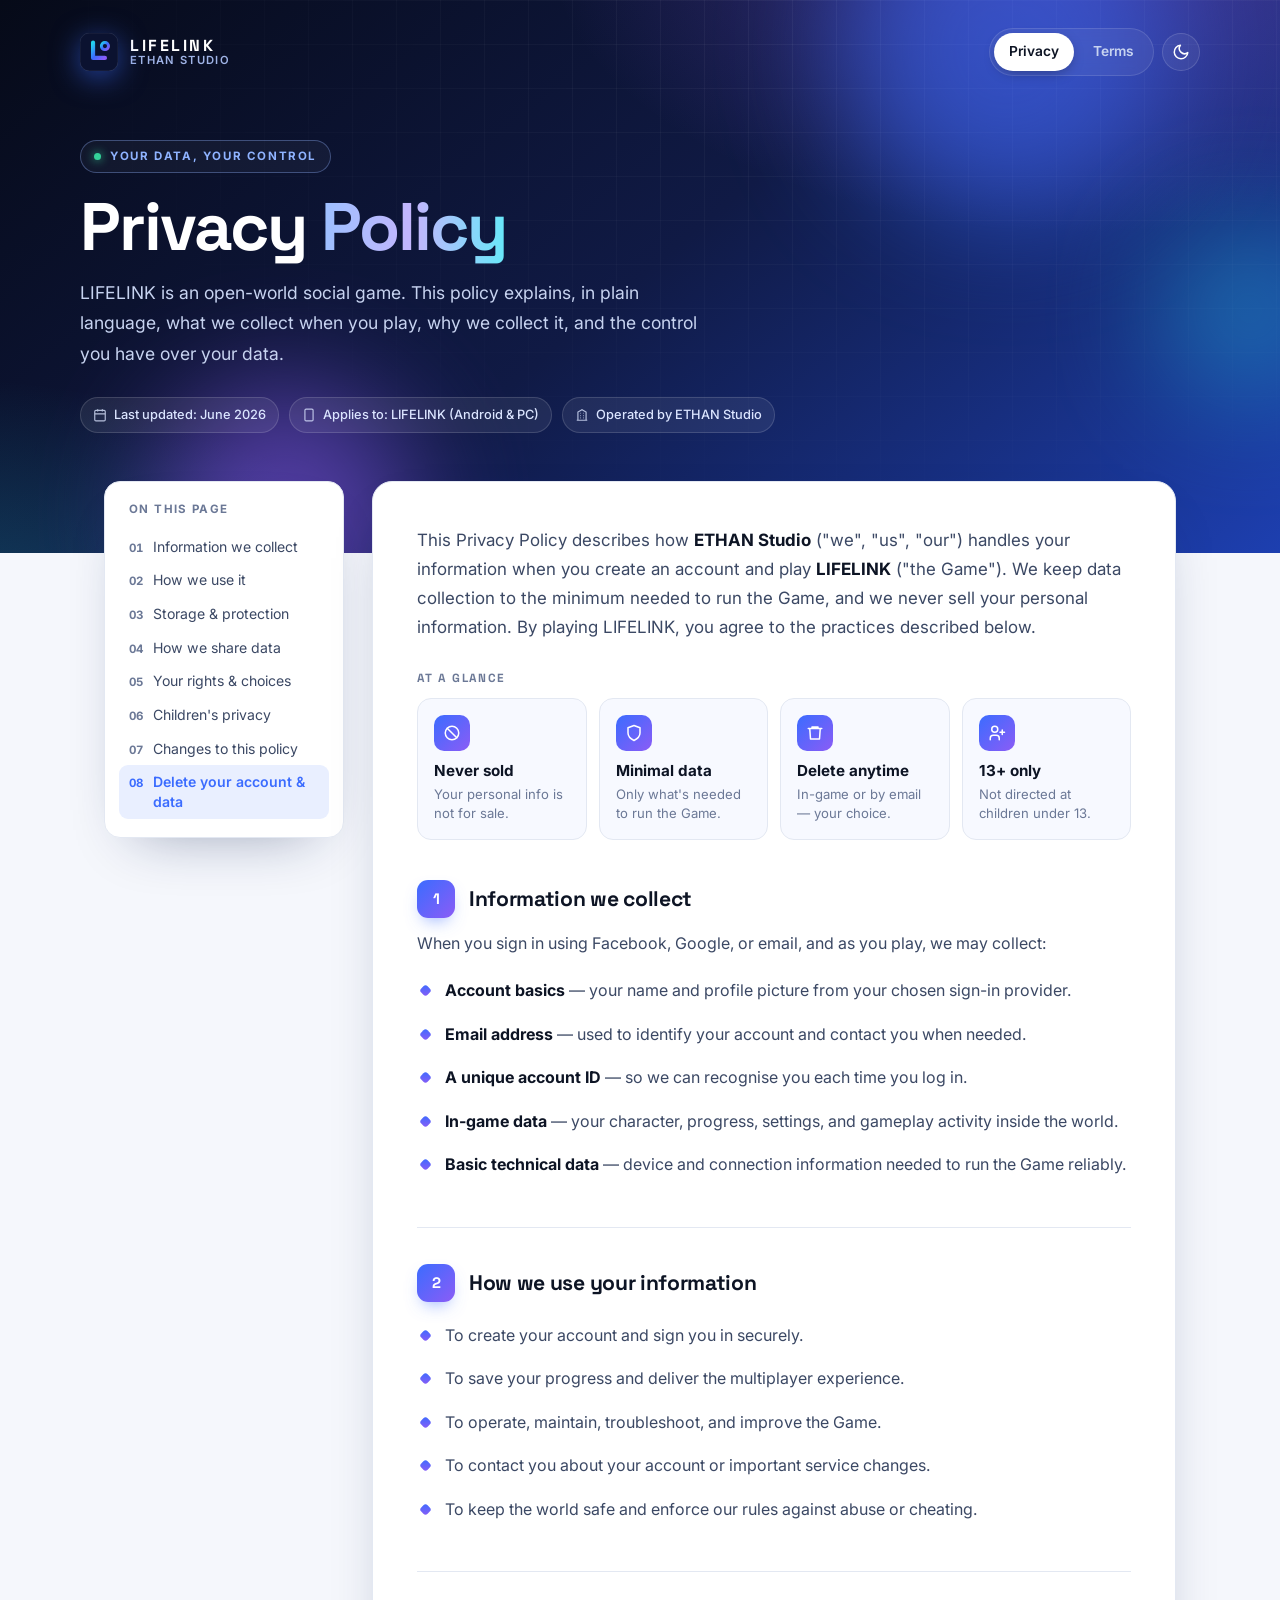
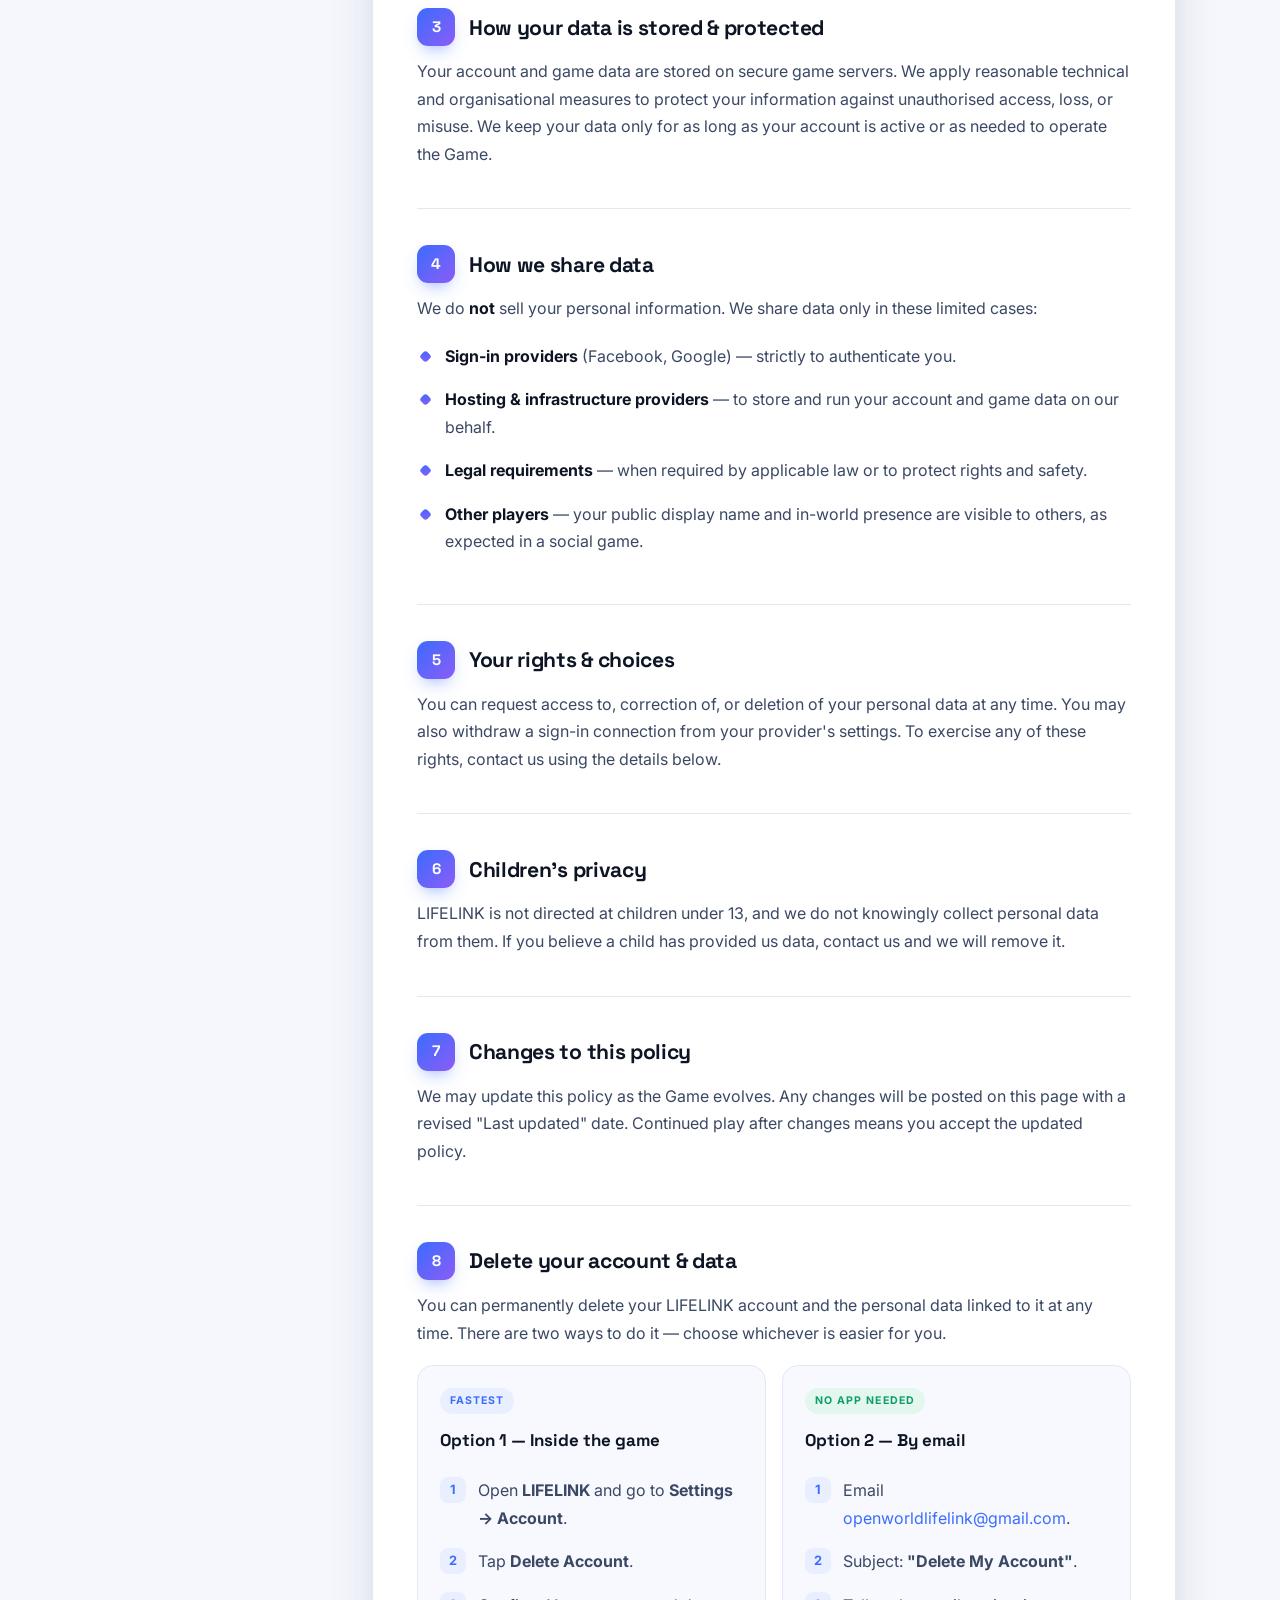
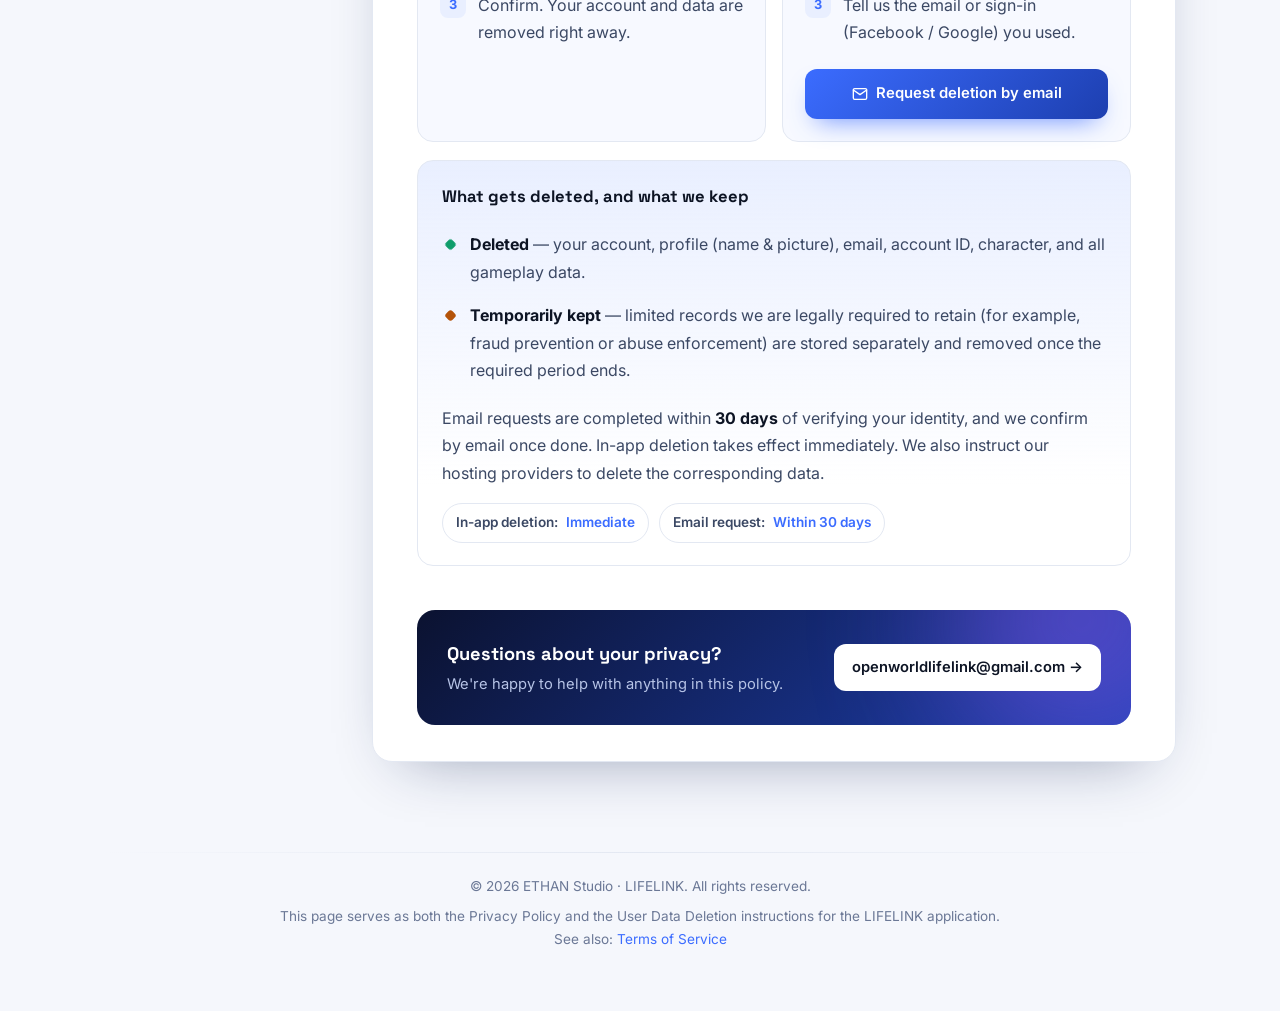
<file: index.html>
<!DOCTYPE html>
<html lang="en">
<head>
<meta charset="UTF-8">
<meta name="viewport" content="width=device-width, initial-scale=1.0">
<title>LIFELINK — Privacy Policy</title>
<meta name="description" content="How ETHAN Studio collects, uses, protects and deletes your data in LIFELINK, the open-world social game. Includes account and data deletion instructions.">
<meta name="theme-color" content="#0b1230">
<meta property="og:type" content="website">
<meta property="og:title" content="LIFELINK — Privacy Policy">
<meta property="og:description" content="What we collect, why, and how to delete your LIFELINK account and data.">
<link rel="icon" href="favicon.svg" type="image/svg+xml">
<link rel="preconnect" href="https://fonts.googleapis.com">
<link rel="preconnect" href="https://fonts.gstatic.com" crossorigin>
<link href="https://fonts.googleapis.com/css2?family=Inter:wght@400;500;600;700&family=Space+Grotesk:wght@600;700&display=swap" rel="stylesheet">
<link rel="stylesheet" href="style.css">
<script>
  try{var t=localStorage.getItem('lifelink-theme');if(t){document.documentElement.setAttribute('data-theme',t)}else if(matchMedia('(prefers-color-scheme: dark)').matches){document.documentElement.setAttribute('data-theme','dark')}}catch(e){}
</script>
</head>
<body>
<a class="skip" href="#main">Skip to content</a>
<div class="progress" aria-hidden="true"></div>

<header class="hero">
  <div class="hero-grid"></div>
  <span class="orb a"></span><span class="orb b"></span><span class="orb c"></span>
  <div class="hero-inner">
    <div class="nav">
      <a class="brand" href="./" aria-label="LIFELINK by ETHAN Studio — home">
        <svg class="logo" viewBox="0 0 64 64" aria-hidden="true"><defs><linearGradient id="lg" x1="0" y1="0" x2="1" y2="1"><stop offset="0" stop-color="#22d3ee"/><stop offset=".5" stop-color="#3b6cff"/><stop offset="1" stop-color="#8b5cf6"/></linearGradient></defs><rect width="64" height="64" rx="16" fill="#0b1230" stroke="rgba(255,255,255,.15)"/><path d="M22 16v26h20" fill="none" stroke="url(#lg)" stroke-width="7" stroke-linecap="round" stroke-linejoin="round"/><circle cx="42" cy="22" r="6" fill="none" stroke="url(#lg)" stroke-width="5"/></svg>
        <span class="brand-text"><b>LIFELINK</b><small>ETHAN Studio</small></span>
      </a>
      <div class="nav-right">
        <nav class="nav-links" aria-label="Legal pages">
          <a href="./" aria-current="page">Privacy</a>
          <a href="terms.html">Terms</a>
        </nav>
        <button class="theme-btn" type="button" aria-label="Toggle dark mode">
          <svg class="moon" viewBox="0 0 24 24" fill="none" stroke="currentColor" stroke-width="2" stroke-linecap="round" stroke-linejoin="round"><path d="M21 12.8A9 9 0 1 1 11.2 3a7 7 0 0 0 9.8 9.8z"/></svg>
          <svg class="sun" viewBox="0 0 24 24" fill="none" stroke="currentColor" stroke-width="2" stroke-linecap="round"><circle cx="12" cy="12" r="4"/><path d="M12 2v2M12 20v2M4.9 4.9l1.4 1.4M17.7 17.7l1.4 1.4M2 12h2M20 12h2M4.9 19.1l1.4-1.4M17.7 6.3l1.4-1.4"/></svg>
        </button>
      </div>
    </div>
    <span class="eyebrow"><span class="dot"></span>Your data, your control</span>
    <h1>Privacy <span>Policy</span></h1>
    <p class="lede">LIFELINK is an open-world social game. This policy explains, in plain language, what we collect when you play, why we collect it, and the control you have over your data.</p>
    <div class="meta-row">
      <span class="chip"><svg viewBox="0 0 24 24" fill="none" stroke="currentColor" stroke-width="2"><rect x="3" y="4" width="18" height="18" rx="2"/><path d="M16 2v4M8 2v4M3 10h18"/></svg>Last updated: June 2026</span>
      <span class="chip"><svg viewBox="0 0 24 24" fill="none" stroke="currentColor" stroke-width="2"><rect x="5" y="2" width="14" height="20" rx="2"/><path d="M12 18h.01"/></svg>Applies to: LIFELINK (Android &amp; PC)</span>
      <span class="chip"><svg viewBox="0 0 24 24" fill="none" stroke="currentColor" stroke-width="2"><path d="M3 21h18M5 21V7l7-4 7 4v14M9 9h1M14 9h1M9 13h1M14 13h1M9 17h1M14 17h1"/></svg>Operated by ETHAN Studio</span>
    </div>
  </div>
</header>

<div class="layout">
  <details class="toc" open>
    <summary>On this page</summary>
    <ol>
      <li><a href="#collect">Information we collect</a></li>
      <li><a href="#use">How we use it</a></li>
      <li><a href="#store">Storage &amp; protection</a></li>
      <li><a href="#share">How we share data</a></li>
      <li><a href="#rights">Your rights &amp; choices</a></li>
      <li><a href="#children">Children's privacy</a></li>
      <li><a href="#changes">Changes to this policy</a></li>
      <li><a href="#data-deletion">Delete your account &amp; data</a></li>
    </ol>
  </details>

  <main id="main" class="card">
    <p class="intro">This Privacy Policy describes how <strong>ETHAN Studio</strong> ("we", "us", "our") handles your information when you create an account and play <strong>LIFELINK</strong> ("the Game"). We keep data collection to the minimum needed to run the Game, and we never sell your personal information. By playing LIFELINK, you agree to the practices described below.</p>

    <div class="glance">
      <h2>At a glance</h2>
      <div class="glance-grid">
        <div class="g"><div class="ic"><svg viewBox="0 0 24 24" fill="none" stroke="currentColor" stroke-width="2" stroke-linecap="round"><circle cx="12" cy="12" r="9"/><path d="M5.6 5.6l12.8 12.8"/></svg></div><b>Never sold</b><span>Your personal info is not for sale.</span></div>
        <div class="g"><div class="ic"><svg viewBox="0 0 24 24" fill="none" stroke="currentColor" stroke-width="2" stroke-linecap="round" stroke-linejoin="round"><path d="M12 22s8-4 8-10V5l-8-3-8 3v7c0 6 8 10 8 10z"/></svg></div><b>Minimal data</b><span>Only what's needed to run the Game.</span></div>
        <div class="g"><div class="ic"><svg viewBox="0 0 24 24" fill="none" stroke="currentColor" stroke-width="2" stroke-linecap="round" stroke-linejoin="round"><path d="M3 6h18M8 6V4h8v2M19 6l-1 14H6L5 6"/></svg></div><b>Delete anytime</b><span>In-game or by email — your choice.</span></div>
        <div class="g"><div class="ic"><svg viewBox="0 0 24 24" fill="none" stroke="currentColor" stroke-width="2" stroke-linecap="round" stroke-linejoin="round"><circle cx="9" cy="7" r="4"/><path d="M3 21v-2a4 4 0 0 1 4-4h4a4 4 0 0 1 4 4v2M19 8v6M16 11h6"/></svg></div><b>13+ only</b><span>Not directed at children under 13.</span></div>
      </div>
    </div>

    <section id="collect">
      <div class="sec-head"><span class="num">1</span><h2>Information we collect <a class="anchor" href="#collect" aria-label="Link to this section">#</a></h2></div>
      <p>When you sign in using Facebook, Google, or email, and as you play, we may collect:</p>
      <ul>
        <li><b>Account basics</b> — your name and profile picture from your chosen sign-in provider.</li>
        <li><b>Email address</b> — used to identify your account and contact you when needed.</li>
        <li><b>A unique account ID</b> — so we can recognise you each time you log in.</li>
        <li><b>In-game data</b> — your character, progress, settings, and gameplay activity inside the world.</li>
        <li><b>Basic technical data</b> — device and connection information needed to run the Game reliably.</li>
      </ul>
    </section>

    <section id="use">
      <div class="sec-head"><span class="num">2</span><h2>How we use your information <a class="anchor" href="#use" aria-label="Link to this section">#</a></h2></div>
      <ul>
        <li>To create your account and sign you in securely.</li>
        <li>To save your progress and deliver the multiplayer experience.</li>
        <li>To operate, maintain, troubleshoot, and improve the Game.</li>
        <li>To contact you about your account or important service changes.</li>
        <li>To keep the world safe and enforce our rules against abuse or cheating.</li>
      </ul>
    </section>

    <section id="store">
      <div class="sec-head"><span class="num">3</span><h2>How your data is stored &amp; protected <a class="anchor" href="#store" aria-label="Link to this section">#</a></h2></div>
      <p>Your account and game data are stored on secure game servers. We apply reasonable technical and organisational measures to protect your information against unauthorised access, loss, or misuse. We keep your data only for as long as your account is active or as needed to operate the Game.</p>
    </section>

    <section id="share">
      <div class="sec-head"><span class="num">4</span><h2>How we share data <a class="anchor" href="#share" aria-label="Link to this section">#</a></h2></div>
      <p>We do <b>not</b> sell your personal information. We share data only in these limited cases:</p>
      <ul>
        <li><b>Sign-in providers</b> (Facebook, Google) — strictly to authenticate you.</li>
        <li><b>Hosting &amp; infrastructure providers</b> — to store and run your account and game data on our behalf.</li>
        <li><b>Legal requirements</b> — when required by applicable law or to protect rights and safety.</li>
        <li><b>Other players</b> — your public display name and in-world presence are visible to others, as expected in a social game.</li>
      </ul>
    </section>

    <section id="rights">
      <div class="sec-head"><span class="num">5</span><h2>Your rights &amp; choices <a class="anchor" href="#rights" aria-label="Link to this section">#</a></h2></div>
      <p>You can request access to, correction of, or deletion of your personal data at any time. You may also withdraw a sign-in connection from your provider's settings. To exercise any of these rights, contact us using the details below.</p>
    </section>

    <section id="children">
      <div class="sec-head"><span class="num">6</span><h2>Children's privacy <a class="anchor" href="#children" aria-label="Link to this section">#</a></h2></div>
      <p>LIFELINK is not directed at children under 13, and we do not knowingly collect personal data from them. If you believe a child has provided us data, contact us and we will remove it.</p>
    </section>

    <section id="changes">
      <div class="sec-head"><span class="num">7</span><h2>Changes to this policy <a class="anchor" href="#changes" aria-label="Link to this section">#</a></h2></div>
      <p>We may update this policy as the Game evolves. Any changes will be posted on this page with a revised "Last updated" date. Continued play after changes means you accept the updated policy.</p>
    </section>

    <section id="data-deletion">
      <div class="sec-head"><span class="num">8</span><h2>Delete your account &amp; data <a class="anchor" href="#data-deletion" aria-label="Link to this section">#</a></h2></div>
      <p>You can permanently delete your LIFELINK account and the personal data linked to it at any time. There are two ways to do it — choose whichever is easier for you.</p>

      <div class="methods">
        <div class="method">
          <span class="tag">Fastest</span>
          <h3>Option 1 — Inside the game</h3>
          <ol class="steps">
            <li>Open <b>LIFELINK</b> and go to <b>Settings → Account</b>.</li>
            <li>Tap <b>Delete Account</b>.</li>
            <li>Confirm. Your account and data are removed right away.</li>
          </ol>
        </div>
        <div class="method">
          <span class="tag alt">No app needed</span>
          <h3>Option 2 — By email</h3>
          <ol class="steps">
            <li>Email <a href="mailto:openworldlifelink@gmail.com">openworldlifelink@gmail.com</a>.</li>
            <li>Subject: <b>"Delete My Account"</b>.</li>
            <li>Tell us the email or sign-in (Facebook / Google) you used.</li>
          </ol>
          <a class="mailbtn" href="mailto:openworldlifelink@gmail.com?subject=Delete%20My%20Account&body=Please%20delete%20my%20LIFELINK%20account%20and%20all%20associated%20data.%20My%20sign-in%20email%2Fmethod%20is%3A%20"><svg viewBox="0 0 24 24" fill="none" stroke="currentColor" stroke-width="2" stroke-linecap="round" stroke-linejoin="round"><rect x="2" y="4" width="20" height="16" rx="2"/><path d="M22 6l-10 7L2 6"/></svg>Request deletion by email</a>
        </div>
      </div>

      <div class="callout">
        <h3>What gets deleted, and what we keep</h3>
        <ul>
          <li class="del"><b>Deleted</b> — your account, profile (name &amp; picture), email, account ID, character, and all gameplay data.</li>
          <li class="keep"><b>Temporarily kept</b> — limited records we are legally required to retain (for example, fraud prevention or abuse enforcement) are stored separately and removed once the required period ends.</li>
        </ul>
        <p style="margin-top:12px">Email requests are completed within <b>30 days</b> of verifying your identity, and we confirm by email once done. In-app deletion takes effect immediately. We also instruct our hosting providers to delete the corresponding data.</p>
        <div class="timeline">
          <span>In-app deletion: <em>Immediate</em></span>
          <span>Email request: <em>Within 30 days</em></span>
        </div>
      </div>
    </section>

    <div class="contact-card">
      <div>
        <h3>Questions about your privacy?</h3>
        <p>We're happy to help with anything in this policy.</p>
      </div>
      <a href="mailto:openworldlifelink@gmail.com">openworldlifelink@gmail.com →</a>
    </div>
  </main>
</div>

<footer>
  <div class="rule"></div>
  <p>© 2026 ETHAN Studio · LIFELINK. All rights reserved.</p>
  <p>This page serves as both the Privacy Policy and the User Data Deletion instructions for the LIFELINK application.<br>See also: <a href="terms.html">Terms of Service</a></p>
</footer>

<button class="to-top" type="button" aria-label="Back to top"><svg viewBox="0 0 24 24" fill="none" stroke="currentColor" stroke-width="2.5" stroke-linecap="round" stroke-linejoin="round"><path d="M18 15l-6-6-6 6"/></svg></button>
<script src="script.js"></script>
</body>
</html>
</file>
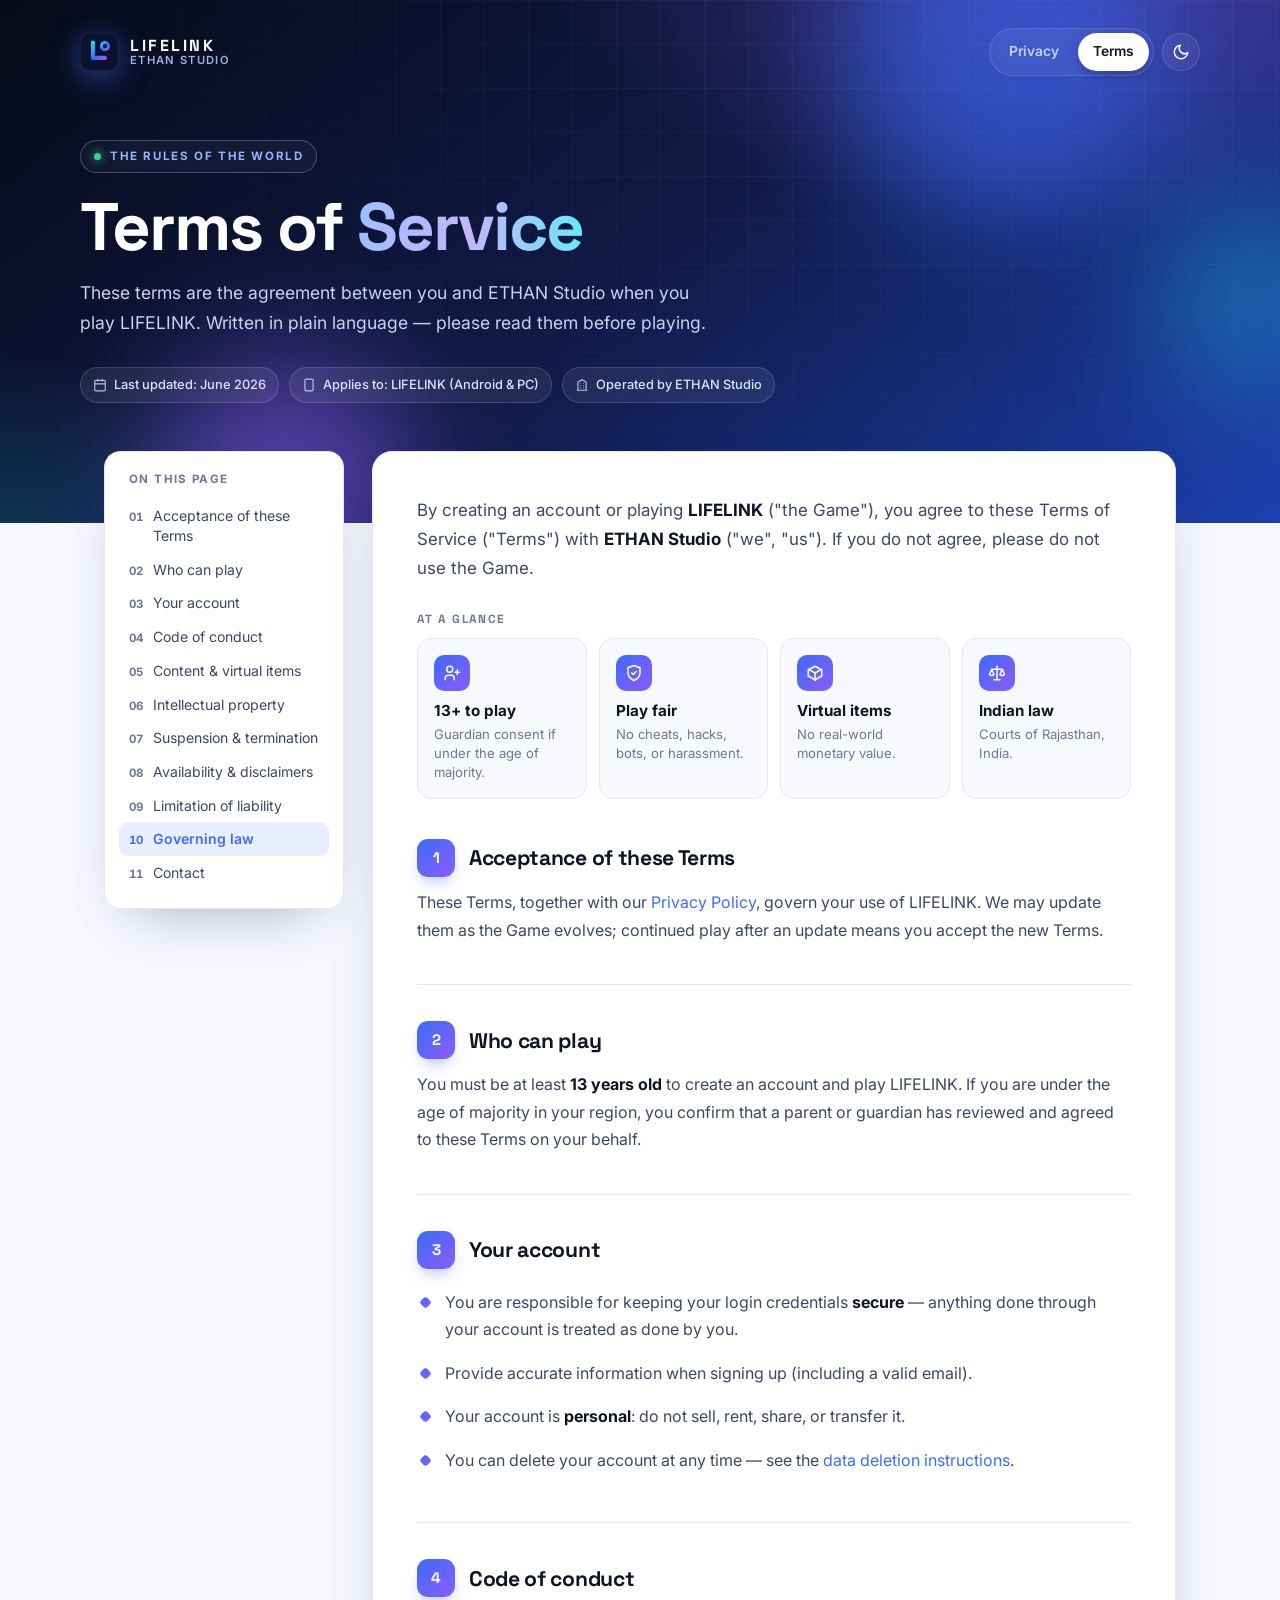
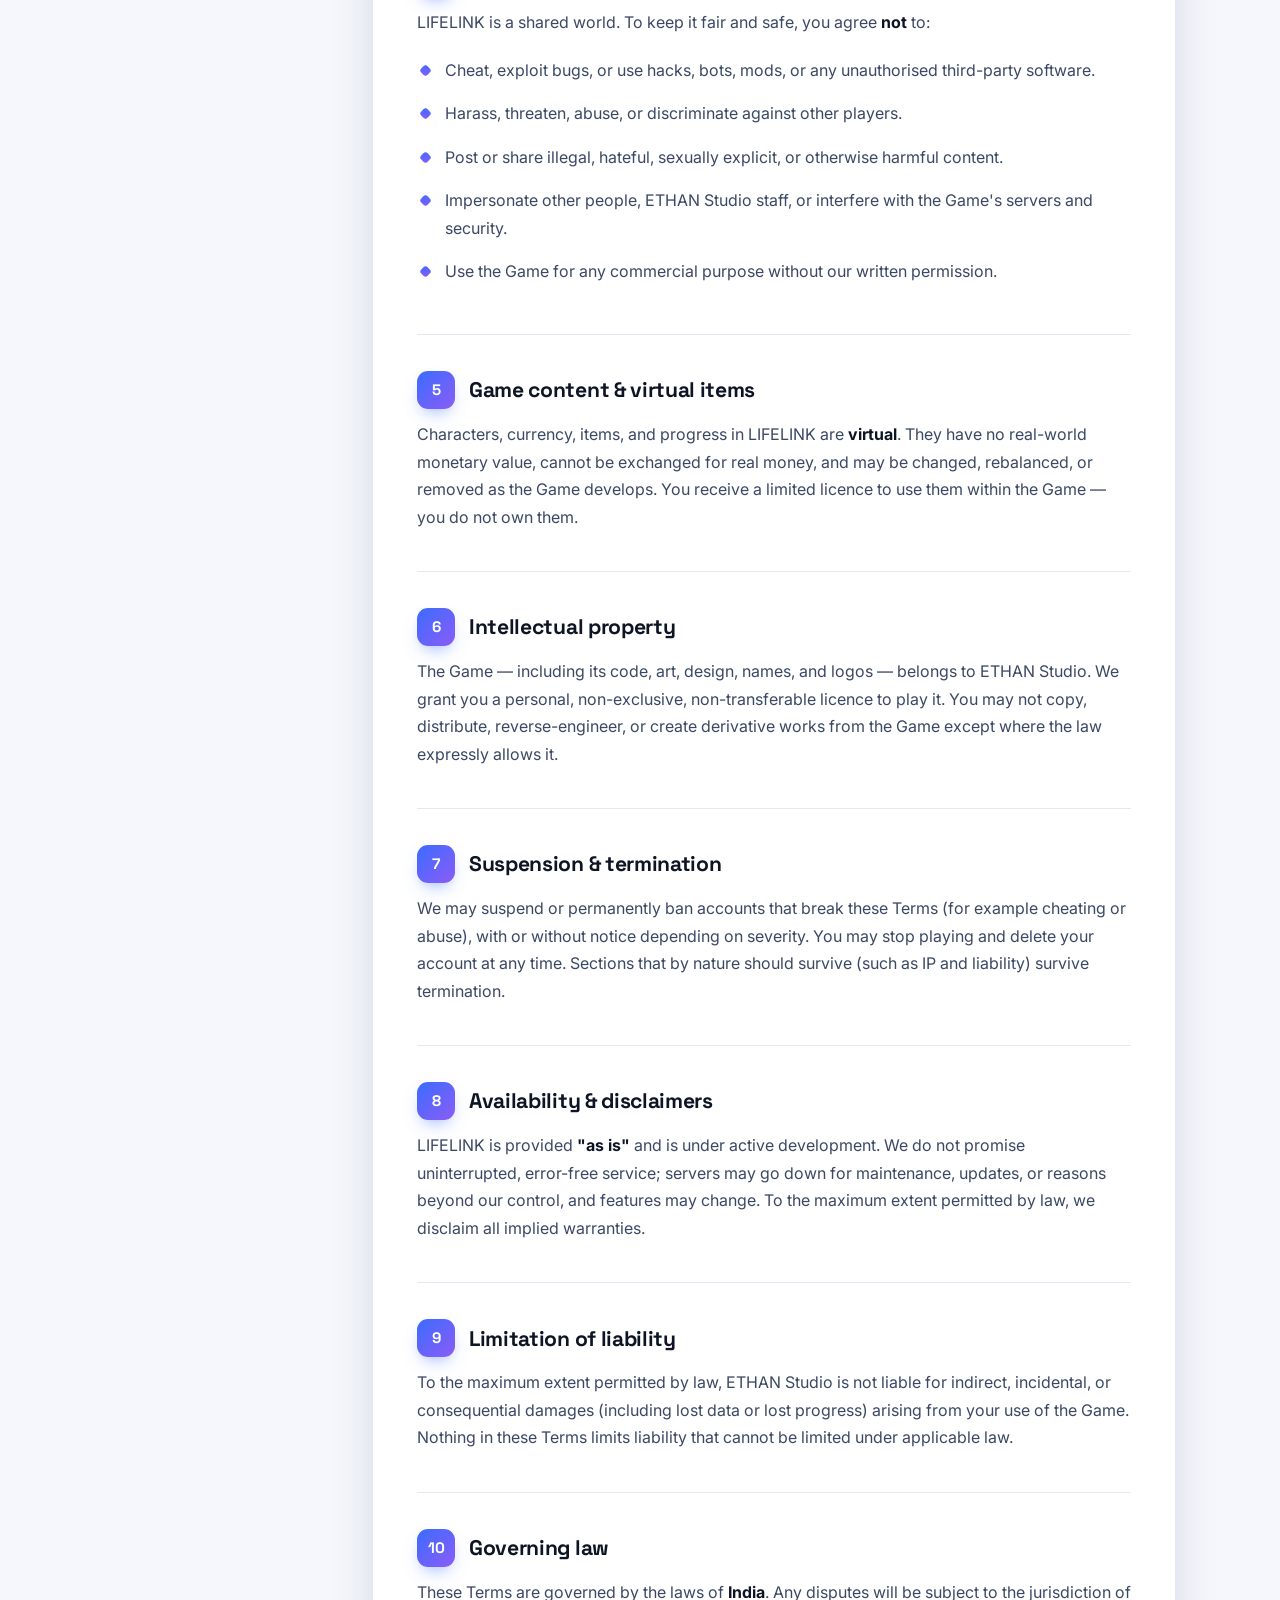
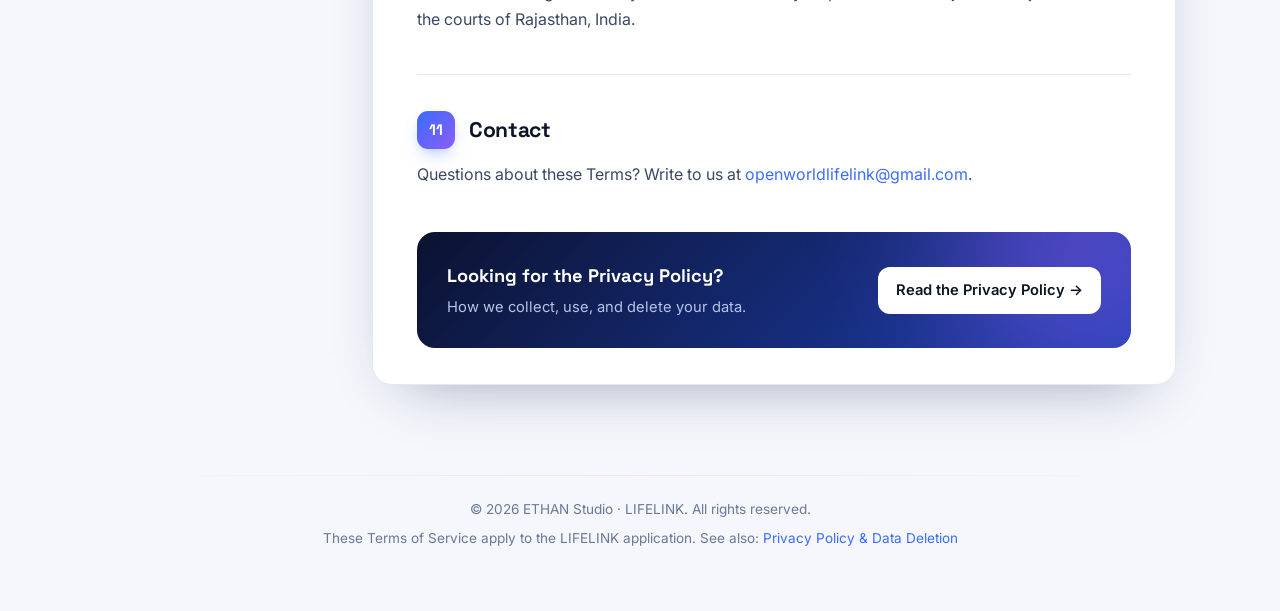
<file: terms.html>
<!DOCTYPE html>
<html lang="en">
<head>
<meta charset="UTF-8">
<meta name="viewport" content="width=device-width, initial-scale=1.0">
<title>LIFELINK — Terms of Service</title>
<meta name="description" content="The Terms of Service between you and ETHAN Studio for playing LIFELINK, the open-world social game.">
<meta name="theme-color" content="#0b1230">
<meta property="og:type" content="website">
<meta property="og:title" content="LIFELINK — Terms of Service">
<meta property="og:description" content="The rules of play for LIFELINK, written in plain language.">
<link rel="icon" href="favicon.svg" type="image/svg+xml">
<link rel="preconnect" href="https://fonts.googleapis.com">
<link rel="preconnect" href="https://fonts.gstatic.com" crossorigin>
<link href="https://fonts.googleapis.com/css2?family=Inter:wght@400;500;600;700&family=Space+Grotesk:wght@600;700&display=swap" rel="stylesheet">
<link rel="stylesheet" href="style.css">
<script>
  try{var t=localStorage.getItem('lifelink-theme');if(t){document.documentElement.setAttribute('data-theme',t)}else if(matchMedia('(prefers-color-scheme: dark)').matches){document.documentElement.setAttribute('data-theme','dark')}}catch(e){}
</script>
</head>
<body>
<a class="skip" href="#main">Skip to content</a>
<div class="progress" aria-hidden="true"></div>

<header class="hero">
  <div class="hero-grid"></div>
  <span class="orb a"></span><span class="orb b"></span><span class="orb c"></span>
  <div class="hero-inner">
    <div class="nav">
      <a class="brand" href="./" aria-label="LIFELINK by ETHAN Studio — home">
        <svg class="logo" viewBox="0 0 64 64" aria-hidden="true"><defs><linearGradient id="lg" x1="0" y1="0" x2="1" y2="1"><stop offset="0" stop-color="#22d3ee"/><stop offset=".5" stop-color="#3b6cff"/><stop offset="1" stop-color="#8b5cf6"/></linearGradient></defs><rect width="64" height="64" rx="16" fill="#0b1230" stroke="rgba(255,255,255,.15)"/><path d="M22 16v26h20" fill="none" stroke="url(#lg)" stroke-width="7" stroke-linecap="round" stroke-linejoin="round"/><circle cx="42" cy="22" r="6" fill="none" stroke="url(#lg)" stroke-width="5"/></svg>
        <span class="brand-text"><b>LIFELINK</b><small>ETHAN Studio</small></span>
      </a>
      <div class="nav-right">
        <nav class="nav-links" aria-label="Legal pages">
          <a href="./">Privacy</a>
          <a href="terms.html" aria-current="page">Terms</a>
        </nav>
        <button class="theme-btn" type="button" aria-label="Toggle dark mode">
          <svg class="moon" viewBox="0 0 24 24" fill="none" stroke="currentColor" stroke-width="2" stroke-linecap="round" stroke-linejoin="round"><path d="M21 12.8A9 9 0 1 1 11.2 3a7 7 0 0 0 9.8 9.8z"/></svg>
          <svg class="sun" viewBox="0 0 24 24" fill="none" stroke="currentColor" stroke-width="2" stroke-linecap="round"><circle cx="12" cy="12" r="4"/><path d="M12 2v2M12 20v2M4.9 4.9l1.4 1.4M17.7 17.7l1.4 1.4M2 12h2M20 12h2M4.9 19.1l1.4-1.4M17.7 6.3l1.4-1.4"/></svg>
        </button>
      </div>
    </div>
    <span class="eyebrow"><span class="dot"></span>The rules of the world</span>
    <h1>Terms of <span>Service</span></h1>
    <p class="lede">These terms are the agreement between you and ETHAN Studio when you play LIFELINK. Written in plain language — please read them before playing.</p>
    <div class="meta-row">
      <span class="chip"><svg viewBox="0 0 24 24" fill="none" stroke="currentColor" stroke-width="2"><rect x="3" y="4" width="18" height="18" rx="2"/><path d="M16 2v4M8 2v4M3 10h18"/></svg>Last updated: June 2026</span>
      <span class="chip"><svg viewBox="0 0 24 24" fill="none" stroke="currentColor" stroke-width="2"><rect x="5" y="2" width="14" height="20" rx="2"/><path d="M12 18h.01"/></svg>Applies to: LIFELINK (Android &amp; PC)</span>
      <span class="chip"><svg viewBox="0 0 24 24" fill="none" stroke="currentColor" stroke-width="2"><path d="M3 21h18M5 21V7l7-4 7 4v14M9 9h1M14 9h1M9 13h1M14 13h1M9 17h1M14 17h1"/></svg>Operated by ETHAN Studio</span>
    </div>
  </div>
</header>

<div class="layout">
  <details class="toc" open>
    <summary>On this page</summary>
    <ol>
      <li><a href="#acceptance">Acceptance of these Terms</a></li>
      <li><a href="#eligibility">Who can play</a></li>
      <li><a href="#account">Your account</a></li>
      <li><a href="#conduct">Code of conduct</a></li>
      <li><a href="#content">Content &amp; virtual items</a></li>
      <li><a href="#ip">Intellectual property</a></li>
      <li><a href="#termination">Suspension &amp; termination</a></li>
      <li><a href="#disclaimer">Availability &amp; disclaimers</a></li>
      <li><a href="#liability">Limitation of liability</a></li>
      <li><a href="#law">Governing law</a></li>
      <li><a href="#contact-terms">Contact</a></li>
    </ol>
  </details>

  <main id="main" class="card">
    <p class="intro">By creating an account or playing <strong>LIFELINK</strong> ("the Game"), you agree to these Terms of Service ("Terms") with <strong>ETHAN Studio</strong> ("we", "us"). If you do not agree, please do not use the Game.</p>

    <div class="glance">
      <h2>At a glance</h2>
      <div class="glance-grid">
        <div class="g"><div class="ic"><svg viewBox="0 0 24 24" fill="none" stroke="currentColor" stroke-width="2" stroke-linecap="round" stroke-linejoin="round"><circle cx="9" cy="7" r="4"/><path d="M3 21v-2a4 4 0 0 1 4-4h4a4 4 0 0 1 4 4v2M19 8v6M16 11h6"/></svg></div><b>13+ to play</b><span>Guardian consent if under the age of majority.</span></div>
        <div class="g"><div class="ic"><svg viewBox="0 0 24 24" fill="none" stroke="currentColor" stroke-width="2" stroke-linecap="round" stroke-linejoin="round"><path d="M12 22s8-4 8-10V5l-8-3-8 3v7c0 6 8 10 8 10z"/><path d="M9 12l2 2 4-4"/></svg></div><b>Play fair</b><span>No cheats, hacks, bots, or harassment.</span></div>
        <div class="g"><div class="ic"><svg viewBox="0 0 24 24" fill="none" stroke="currentColor" stroke-width="2" stroke-linecap="round" stroke-linejoin="round"><path d="M21 16V8l-9-5-9 5v8l9 5 9-5z"/><path d="M3.3 7L12 12l8.7-5M12 22V12"/></svg></div><b>Virtual items</b><span>No real-world monetary value.</span></div>
        <div class="g"><div class="ic"><svg viewBox="0 0 24 24" fill="none" stroke="currentColor" stroke-width="2" stroke-linecap="round" stroke-linejoin="round"><path d="M12 3v18M5 7h14M5 7l-3 7a4 4 0 0 0 6 0L5 7zM19 7l-3 7a4 4 0 0 0 6 0l-3-7zM8 21h8"/></svg></div><b>Indian law</b><span>Courts of Rajasthan, India.</span></div>
      </div>
    </div>

    <section id="acceptance">
      <div class="sec-head"><span class="num">1</span><h2>Acceptance of these Terms <a class="anchor" href="#acceptance" aria-label="Link to this section">#</a></h2></div>
      <p>These Terms, together with our <a href="./">Privacy Policy</a>, govern your use of LIFELINK. We may update them as the Game evolves; continued play after an update means you accept the new Terms.</p>
    </section>

    <section id="eligibility">
      <div class="sec-head"><span class="num">2</span><h2>Who can play <a class="anchor" href="#eligibility" aria-label="Link to this section">#</a></h2></div>
      <p>You must be at least <b>13 years old</b> to create an account and play LIFELINK. If you are under the age of majority in your region, you confirm that a parent or guardian has reviewed and agreed to these Terms on your behalf.</p>
    </section>

    <section id="account">
      <div class="sec-head"><span class="num">3</span><h2>Your account <a class="anchor" href="#account" aria-label="Link to this section">#</a></h2></div>
      <ul>
        <li>You are responsible for keeping your login credentials <b>secure</b> — anything done through your account is treated as done by you.</li>
        <li>Provide accurate information when signing up (including a valid email).</li>
        <li>Your account is <b>personal</b>: do not sell, rent, share, or transfer it.</li>
        <li>You can delete your account at any time — see the <a href="./#data-deletion">data deletion instructions</a>.</li>
      </ul>
    </section>

    <section id="conduct">
      <div class="sec-head"><span class="num">4</span><h2>Code of conduct <a class="anchor" href="#conduct" aria-label="Link to this section">#</a></h2></div>
      <p>LIFELINK is a shared world. To keep it fair and safe, you agree <b>not</b> to:</p>
      <ul>
        <li>Cheat, exploit bugs, or use hacks, bots, mods, or any unauthorised third-party software.</li>
        <li>Harass, threaten, abuse, or discriminate against other players.</li>
        <li>Post or share illegal, hateful, sexually explicit, or otherwise harmful content.</li>
        <li>Impersonate other people, ETHAN Studio staff, or interfere with the Game's servers and security.</li>
        <li>Use the Game for any commercial purpose without our written permission.</li>
      </ul>
    </section>

    <section id="content">
      <div class="sec-head"><span class="num">5</span><h2>Game content &amp; virtual items <a class="anchor" href="#content" aria-label="Link to this section">#</a></h2></div>
      <p>Characters, currency, items, and progress in LIFELINK are <b>virtual</b>. They have no real-world monetary value, cannot be exchanged for real money, and may be changed, rebalanced, or removed as the Game develops. You receive a limited licence to use them within the Game — you do not own them.</p>
    </section>

    <section id="ip">
      <div class="sec-head"><span class="num">6</span><h2>Intellectual property <a class="anchor" href="#ip" aria-label="Link to this section">#</a></h2></div>
      <p>The Game — including its code, art, design, names, and logos — belongs to ETHAN Studio. We grant you a personal, non-exclusive, non-transferable licence to play it. You may not copy, distribute, reverse-engineer, or create derivative works from the Game except where the law expressly allows it.</p>
    </section>

    <section id="termination">
      <div class="sec-head"><span class="num">7</span><h2>Suspension &amp; termination <a class="anchor" href="#termination" aria-label="Link to this section">#</a></h2></div>
      <p>We may suspend or permanently ban accounts that break these Terms (for example cheating or abuse), with or without notice depending on severity. You may stop playing and delete your account at any time. Sections that by nature should survive (such as IP and liability) survive termination.</p>
    </section>

    <section id="disclaimer">
      <div class="sec-head"><span class="num">8</span><h2>Availability &amp; disclaimers <a class="anchor" href="#disclaimer" aria-label="Link to this section">#</a></h2></div>
      <p>LIFELINK is provided <b>"as is"</b> and is under active development. We do not promise uninterrupted, error-free service; servers may go down for maintenance, updates, or reasons beyond our control, and features may change. To the maximum extent permitted by law, we disclaim all implied warranties.</p>
    </section>

    <section id="liability">
      <div class="sec-head"><span class="num">9</span><h2>Limitation of liability <a class="anchor" href="#liability" aria-label="Link to this section">#</a></h2></div>
      <p>To the maximum extent permitted by law, ETHAN Studio is not liable for indirect, incidental, or consequential damages (including lost data or lost progress) arising from your use of the Game. Nothing in these Terms limits liability that cannot be limited under applicable law.</p>
    </section>

    <section id="law">
      <div class="sec-head"><span class="num">10</span><h2>Governing law <a class="anchor" href="#law" aria-label="Link to this section">#</a></h2></div>
      <p>These Terms are governed by the laws of <b>India</b>. Any disputes will be subject to the jurisdiction of the courts of Rajasthan, India.</p>
    </section>

    <section id="contact-terms">
      <div class="sec-head"><span class="num">11</span><h2>Contact <a class="anchor" href="#contact-terms" aria-label="Link to this section">#</a></h2></div>
      <p>Questions about these Terms? Write to us at <a href="mailto:openworldlifelink@gmail.com">openworldlifelink@gmail.com</a>.</p>
    </section>

    <div class="contact-card">
      <div>
        <h3>Looking for the Privacy Policy?</h3>
        <p>How we collect, use, and delete your data.</p>
      </div>
      <a href="./">Read the Privacy Policy →</a>
    </div>
  </main>
</div>

<footer>
  <div class="rule"></div>
  <p>© 2026 ETHAN Studio · LIFELINK. All rights reserved.</p>
  <p>These Terms of Service apply to the LIFELINK application. See also: <a href="./">Privacy Policy &amp; Data Deletion</a></p>
</footer>

<button class="to-top" type="button" aria-label="Back to top"><svg viewBox="0 0 24 24" fill="none" stroke="currentColor" stroke-width="2.5" stroke-linecap="round" stroke-linejoin="round"><path d="M18 15l-6-6-6 6"/></svg></button>
<script src="script.js"></script>
</body>
</html>
</file>
<file: style.css>
/* LIFELINK — shared styles for legal pages */
:root{
  --ink:#0d1424;
  --ink-soft:#3b4864;
  --muted:#6b7896;
  --line:#e3e8f2;
  --bg:#f5f7fc;
  --card:#ffffff;
  --card-2:#f7f9ff;
  --accent:#3b6cff;
  --accent-deep:#1d3fb0;
  --accent-soft:#e9efff;
  --violet:#8b5cf6;
  --cyan:#22d3ee;
  --glow:#8fb3ff;
  --ok:#0f9d6b;
  --ok-soft:#e3f7ee;
  --warn:#b45309;
  --warn-soft:#fff4e0;
  --shadow:0 24px 60px -32px rgba(16,33,80,.45);
  --radius:20px;
  --font:'Inter',system-ui,-apple-system,'Segoe UI',Roboto,Helvetica,Arial,sans-serif;
  --display:'Space Grotesk','Inter',system-ui,sans-serif;
  color-scheme:light;
}
@media (prefers-color-scheme:dark){
  :root:not([data-theme="light"]){
    --ink:#eef2ff;--ink-soft:#b6c1dc;--muted:#8592b0;--line:#222c45;
    --bg:#070b16;--card:#0e1528;--card-2:#121b33;
    --accent:#6f95ff;--accent-deep:#3b6cff;--accent-soft:rgba(111,149,255,.14);
    --ok:#34d399;--ok-soft:rgba(52,211,153,.12);--warn:#fbbf24;--warn-soft:rgba(251,191,36,.12);
    --shadow:0 24px 60px -30px rgba(0,0,0,.8);
    color-scheme:dark;
  }
}
:root[data-theme="dark"]{
  --ink:#eef2ff;--ink-soft:#b6c1dc;--muted:#8592b0;--line:#222c45;
  --bg:#070b16;--card:#0e1528;--card-2:#121b33;
  --accent:#6f95ff;--accent-deep:#3b6cff;--accent-soft:rgba(111,149,255,.14);
  --ok:#34d399;--ok-soft:rgba(52,211,153,.12);--warn:#fbbf24;--warn-soft:rgba(251,191,36,.12);
  --shadow:0 24px 60px -30px rgba(0,0,0,.8);
  color-scheme:dark;
}

*{box-sizing:border-box;margin:0;padding:0}
html{scroll-behavior:smooth;-webkit-text-size-adjust:100%}
body{
  font-family:var(--font);
  background:var(--bg);
  color:var(--ink);
  line-height:1.72;
  -webkit-font-smoothing:antialiased;
  transition:background .3s ease,color .3s ease;
}
a{color:var(--accent);text-decoration:none;text-underline-offset:3px}
a:hover{text-decoration:underline}
:focus-visible{outline:3px solid var(--glow);outline-offset:3px;border-radius:6px}
::selection{background:rgba(59,108,255,.25)}

.skip{position:absolute;left:-999px;top:12px;z-index:100;background:#fff;color:#0d1424;padding:10px 16px;border-radius:10px;font-weight:600}
.skip:focus{left:12px}

/* reading progress */
.progress{position:fixed;top:0;left:0;height:3px;width:0;z-index:60;
  background:linear-gradient(90deg,var(--cyan),var(--accent),var(--violet));
  box-shadow:0 0 12px rgba(59,108,255,.6)}

/* ---------- HERO ---------- */
.hero{
  position:relative;overflow:hidden;isolation:isolate;
  background:
    radial-gradient(900px 480px at 85% -10%, rgba(139,92,246,.40), transparent 60%),
    radial-gradient(800px 420px at -5% 110%, rgba(34,211,238,.22), transparent 55%),
    linear-gradient(140deg,#060a18 0%,#101a45 50%,#1d3fb0 100%);
  color:#fff;
  padding:28px 24px 120px;
}
.hero-grid{
  position:absolute;inset:0;z-index:-1;pointer-events:none;
  background-image:
    linear-gradient(rgba(255,255,255,.055) 1px,transparent 1px),
    linear-gradient(90deg,rgba(255,255,255,.055) 1px,transparent 1px);
  background-size:44px 44px;
  -webkit-mask-image:radial-gradient(ellipse at 70% 0%,#000,transparent 72%);
  mask-image:radial-gradient(ellipse at 70% 0%,#000,transparent 72%);
}
.orb{position:absolute;border-radius:50%;filter:blur(60px);opacity:.55;z-index:-1;pointer-events:none}
.orb.a{width:340px;height:340px;background:#3b6cff;top:-120px;right:8%}
.orb.b{width:260px;height:260px;background:#8b5cf6;bottom:-90px;left:12%}
.orb.c{width:180px;height:180px;background:#22d3ee;top:40%;right:-60px;opacity:.35}
@media (prefers-reduced-motion:no-preference){
  .orb.a{animation:drift 14s ease-in-out infinite alternate}
  .orb.b{animation:drift 18s ease-in-out infinite alternate-reverse}
  .orb.c{animation:drift 11s ease-in-out infinite alternate}
  @keyframes drift{to{transform:translate(40px,30px) scale(1.12)}}
}
.hero-inner{max-width:1120px;margin:0 auto;position:relative}

.nav{display:flex;justify-content:space-between;align-items:center;gap:14px;flex-wrap:wrap;margin-bottom:64px}
.brand{display:inline-flex;align-items:center;gap:12px;color:#fff;font-weight:700}
.brand:hover{text-decoration:none}
.logo{width:38px;height:38px;flex:none;filter:drop-shadow(0 6px 14px rgba(59,108,255,.55))}
.brand-text{display:flex;flex-direction:column;line-height:1.1}
.brand-text b{font-family:var(--display);letter-spacing:.16em;font-size:1rem}
.brand-text small{font-size:.7rem;color:#9fb3e6;letter-spacing:.12em;text-transform:uppercase;font-weight:600}
.nav-right{display:flex;align-items:center;gap:8px}
.nav-links{display:flex;gap:4px;padding:4px;border-radius:999px;background:rgba(255,255,255,.06);border:1px solid rgba(255,255,255,.12);backdrop-filter:blur(8px)}
.nav-links a{
  color:#c7d3f0;font-size:.86rem;font-weight:600;
  padding:7px 15px;border-radius:999px;transition:all .2s ease;white-space:nowrap;
}
.nav-links a:hover{text-decoration:none;color:#fff;background:rgba(255,255,255,.08)}
.nav-links a[aria-current="page"]{color:#0d1424;background:#fff;box-shadow:0 4px 14px -4px rgba(0,0,0,.4)}
.theme-btn{
  width:38px;height:38px;border-radius:50%;display:grid;place-items:center;cursor:pointer;
  color:#fff;background:rgba(255,255,255,.06);border:1px solid rgba(255,255,255,.14);
  transition:background .2s ease,transform .2s ease;
}
.theme-btn:hover{background:rgba(255,255,255,.14);transform:rotate(15deg)}
.theme-btn svg{width:18px;height:18px}
.theme-btn .sun{display:none}
:root[data-theme="dark"] .theme-btn .sun{display:block}
:root[data-theme="dark"] .theme-btn .moon{display:none}

.eyebrow{
  display:inline-flex;align-items:center;gap:9px;
  font-weight:700;letter-spacing:.14em;text-transform:uppercase;font-size:.72rem;color:var(--glow);
  border:1px solid rgba(143,179,255,.35);padding:6px 13px;border-radius:999px;background:rgba(255,255,255,.04);
}
.eyebrow .dot{width:7px;height:7px;border-radius:50%;background:#34d399;box-shadow:0 0 10px #34d399}
@media (prefers-reduced-motion:no-preference){.eyebrow .dot{animation:pulse 2s ease-in-out infinite}
  @keyframes pulse{50%{opacity:.35}}}
h1{
  font-family:var(--display);
  font-size:clamp(2.4rem,7vw,4.2rem);line-height:1.02;font-weight:700;letter-spacing:-.03em;
  margin:20px 0 16px;max-width:760px;
}
h1 span{
  background:linear-gradient(90deg,#9cc0ff 0%,#c4b5fd 50%,#67e8f9 100%);
  -webkit-background-clip:text;background-clip:text;-webkit-text-fill-color:transparent;
}
.lede{font-size:1.1rem;color:#c7d3f0;max-width:640px}
.meta-row{margin-top:28px;display:flex;flex-wrap:wrap;gap:10px}
.chip{
  display:inline-flex;align-items:center;gap:7px;
  font-size:.8rem;color:#dbe5ff;font-weight:500;
  background:rgba(255,255,255,.07);border:1px solid rgba(255,255,255,.14);
  padding:6px 12px;border-radius:999px;
}
.chip svg{width:14px;height:14px;opacity:.8}

/* ---------- LAYOUT ---------- */
.layout{
  max-width:1120px;margin:-72px auto 0;padding:0 24px 80px;position:relative;
  display:grid;grid-template-columns:240px minmax(0,1fr);gap:28px;align-items:start;
}
.toc{
  position:sticky;top:24px;
  background:var(--card);border:1px solid var(--line);border-radius:16px;
  padding:18px 14px;box-shadow:var(--shadow);
}
.toc summary{list-style:none;cursor:default;font-size:.72rem;font-weight:700;letter-spacing:.12em;text-transform:uppercase;color:var(--muted);padding:0 10px 10px}
.toc summary::-webkit-details-marker{display:none}
.toc ol{list-style:none;counter-reset:toc}
.toc a{
  display:flex;gap:10px;align-items:baseline;
  padding:7px 10px;border-radius:9px;font-size:.88rem;color:var(--ink-soft);
  line-height:1.4;transition:background .15s ease,color .15s ease;
}
.toc a::before{counter-increment:toc;content:counter(toc,decimal-leading-zero);font-size:.72rem;font-weight:700;color:var(--muted);font-variant-numeric:tabular-nums}
.toc a:hover{text-decoration:none;background:var(--card-2);color:var(--ink)}
.toc a.active{background:var(--accent-soft);color:var(--accent);font-weight:600}
.toc a.active::before{color:var(--accent)}

.card{
  background:var(--card);border:1px solid var(--line);border-radius:var(--radius);
  padding:44px 44px 36px;box-shadow:var(--shadow);
}
.intro{font-size:1.06rem;color:var(--ink-soft)}
.intro strong{color:var(--ink)}

/* at a glance */
.glance{margin-top:28px}
.glance h2{font-size:.74rem;font-weight:700;letter-spacing:.12em;text-transform:uppercase;color:var(--muted);margin-bottom:12px}
.glance-grid{display:grid;grid-template-columns:repeat(4,1fr);gap:12px}
.g{
  border:1px solid var(--line);border-radius:14px;padding:16px;background:var(--card-2);
  transition:transform .2s ease,border-color .2s ease;
}
.g:hover{transform:translateY(-3px);border-color:var(--accent)}
.g .ic{width:36px;height:36px;border-radius:10px;display:grid;place-items:center;margin-bottom:10px;color:#fff;
  background:linear-gradient(135deg,var(--accent),var(--violet))}
.g .ic svg{width:18px;height:18px}
.g b{display:block;font-size:.95rem;line-height:1.3}
.g span{display:block;font-size:.82rem;color:var(--muted);line-height:1.45;margin-top:4px}

/* sections */
section{margin-top:40px;scroll-margin-top:24px}
.sec-head{display:flex;align-items:center;gap:14px;margin-bottom:12px}
.num{
  flex:none;width:38px;height:38px;border-radius:11px;display:grid;place-items:center;
  font-family:var(--display);font-weight:700;font-size:.95rem;color:#fff;
  background:linear-gradient(135deg,var(--accent),var(--violet));
  box-shadow:0 8px 18px -8px rgba(59,108,255,.7);
}
h2{font-family:var(--display);font-size:1.32rem;font-weight:700;letter-spacing:-.015em;line-height:1.3}
.anchor{opacity:0;margin-left:4px;color:var(--muted);font-weight:400;transition:opacity .15s}
.sec-head:hover .anchor,.anchor:focus{opacity:1;text-decoration:none}
section p{color:var(--ink-soft);margin-top:4px}
section + section{padding-top:36px;border-top:1px solid var(--line)}
ul{margin:12px 0 0;padding-left:0;list-style:none}
ul li{position:relative;padding:8px 0 8px 28px;color:var(--ink-soft)}
ul li::before{
  content:"";position:absolute;left:4px;top:17px;width:9px;height:9px;border-radius:3px;
  background:linear-gradient(135deg,var(--accent),var(--violet));transform:rotate(45deg);
}
ul li b,section p b{color:var(--ink)}

/* deletion methods */
.methods{display:grid;grid-template-columns:1fr 1fr;gap:16px;margin-top:18px}
.method{border:1px solid var(--line);border-radius:16px;padding:22px;background:var(--card-2);display:flex;flex-direction:column}
.method h3{font-family:var(--display);font-size:1.06rem;margin:12px 0 2px}
.tag{
  align-self:flex-start;font-size:.66rem;font-weight:700;letter-spacing:.1em;text-transform:uppercase;
  color:var(--accent);background:var(--accent-soft);padding:4px 10px;border-radius:999px;
}
.tag.alt{color:var(--ok);background:var(--ok-soft)}
.steps{counter-reset:step;margin-top:12px;flex:1}
.steps li{list-style:none;position:relative;padding:8px 0 8px 38px;color:var(--ink-soft)}
.steps li::before{
  counter-increment:step;content:counter(step);
  position:absolute;left:0;top:8px;width:26px;height:26px;border-radius:8px;
  background:var(--accent-soft);color:var(--accent);font-weight:700;font-size:.8rem;
  display:grid;place-items:center;transform:none;
}
.mailbtn{
  display:inline-flex;align-items:center;justify-content:center;gap:8px;margin-top:14px;
  background:linear-gradient(135deg,var(--accent),var(--accent-deep));
  color:#fff;font-weight:600;font-size:.93rem;padding:12px 20px;border-radius:12px;
  box-shadow:0 12px 26px -12px rgba(59,108,255,.8);transition:transform .15s ease,filter .15s ease;
}
.mailbtn:hover{text-decoration:none;filter:brightness(1.08);transform:translateY(-1px)}
.mailbtn svg{width:16px;height:16px}

.callout{
  margin-top:18px;border:1px solid var(--line);border-radius:16px;padding:22px 24px;
  background:linear-gradient(180deg,var(--accent-soft),transparent 80%);
}
.callout h3{font-family:var(--display);font-size:1.04rem;margin-bottom:4px}
.callout li.del::before{background:var(--ok)}
.callout li.keep::before{background:var(--warn)}
.timeline{display:flex;flex-wrap:wrap;gap:10px;margin-top:16px}
.timeline span{
  display:inline-flex;align-items:center;gap:8px;font-size:.85rem;font-weight:600;
  padding:7px 13px;border-radius:999px;background:var(--card);border:1px solid var(--line);color:var(--ink-soft)
}
.timeline em{font-style:normal;color:var(--accent)}

/* contact card */
.contact-card{
  position:relative;overflow:hidden;isolation:isolate;
  margin-top:44px;display:flex;flex-wrap:wrap;gap:18px;align-items:center;justify-content:space-between;
  background:linear-gradient(135deg,#0b1230,#1d3fb0);color:#fff;border-radius:18px;padding:28px 30px;
}
.contact-card::after{content:"";position:absolute;width:260px;height:260px;right:-80px;top:-120px;border-radius:50%;background:#8b5cf6;filter:blur(70px);opacity:.5;z-index:-1}
.contact-card h3{font-family:var(--display);font-size:1.14rem;margin-bottom:3px}
.contact-card p{color:#b6c3e6;font-size:.92rem;margin:0}
.contact-card a{
  display:inline-flex;align-items:center;gap:8px;color:#0d1424;background:#fff;font-weight:600;
  padding:11px 18px;border-radius:12px;font-size:.92rem;transition:transform .15s ease;word-break:break-all;
}
.contact-card a:hover{text-decoration:none;transform:translateY(-1px)}

/* footer */
footer{max-width:1120px;margin:0 auto;padding:10px 24px 60px;color:var(--muted);font-size:.85rem;text-align:center}
footer .rule{height:1px;background:linear-gradient(90deg,transparent,var(--line),transparent);margin-bottom:22px}
footer p + p{margin-top:6px}

.to-top{
  position:fixed;right:20px;bottom:20px;z-index:50;width:46px;height:46px;border-radius:14px;border:none;cursor:pointer;
  display:grid;place-items:center;color:#fff;background:linear-gradient(135deg,var(--accent),var(--violet));
  box-shadow:0 12px 26px -10px rgba(59,108,255,.8);
  opacity:0;transform:translateY(12px);pointer-events:none;transition:opacity .25s ease,transform .25s ease;
}
.to-top.show{opacity:1;transform:none;pointer-events:auto}
.to-top svg{width:20px;height:20px}

/* motion */
@media (prefers-reduced-motion:no-preference){
  .card,.toc{animation:rise .7s cubic-bezier(.2,.7,.2,1) both}
  .toc{animation-delay:.08s}
  @keyframes rise{from{opacity:0;transform:translateY(18px)}to{opacity:1;transform:none}}
}
@media (prefers-reduced-motion:reduce){html{scroll-behavior:auto}}

/* responsive */
@media (max-width:980px){
  .layout{grid-template-columns:1fr;gap:16px}
  .toc{position:static;padding:14px}
  .toc summary{cursor:pointer;padding:2px 10px;display:flex;justify-content:space-between;align-items:center}
  .toc summary::after{content:"+";font-size:1.1rem;color:var(--accent)}
  .toc[open] summary::after{content:"–"}
  .toc[open] summary{padding-bottom:8px}
  .glance-grid{grid-template-columns:repeat(2,1fr)}
}
@media (max-width:600px){
  .hero{padding:20px 16px 100px}
  .nav{margin-bottom:40px}
  .layout{padding:0 16px 60px}
  .card{padding:28px 20px 24px;border-radius:16px}
  .methods{grid-template-columns:1fr}
  .glance-grid{grid-template-columns:1fr 1fr;gap:10px}
  .g{padding:14px}
  .contact-card{padding:24px 20px}
  .contact-card a{width:100%;justify-content:center}
  h2{font-size:1.18rem}
  footer{padding:10px 16px 48px}
}
@media (max-width:380px){.glance-grid{grid-template-columns:1fr}}

/* print */
@media print{
  .hero{background:none;color:#000;padding:0 0 20px}
  .hero-grid,.orb,.nav-right,.toc,.to-top,.progress,.contact-card,.skip{display:none!important}
  .lede,.chip{color:#333}
  h1 span{-webkit-text-fill-color:#000}
  .layout{display:block;margin:0;padding:0}
  .card{box-shadow:none;border:none;padding:0}
  section{break-inside:avoid}
}
</file>
